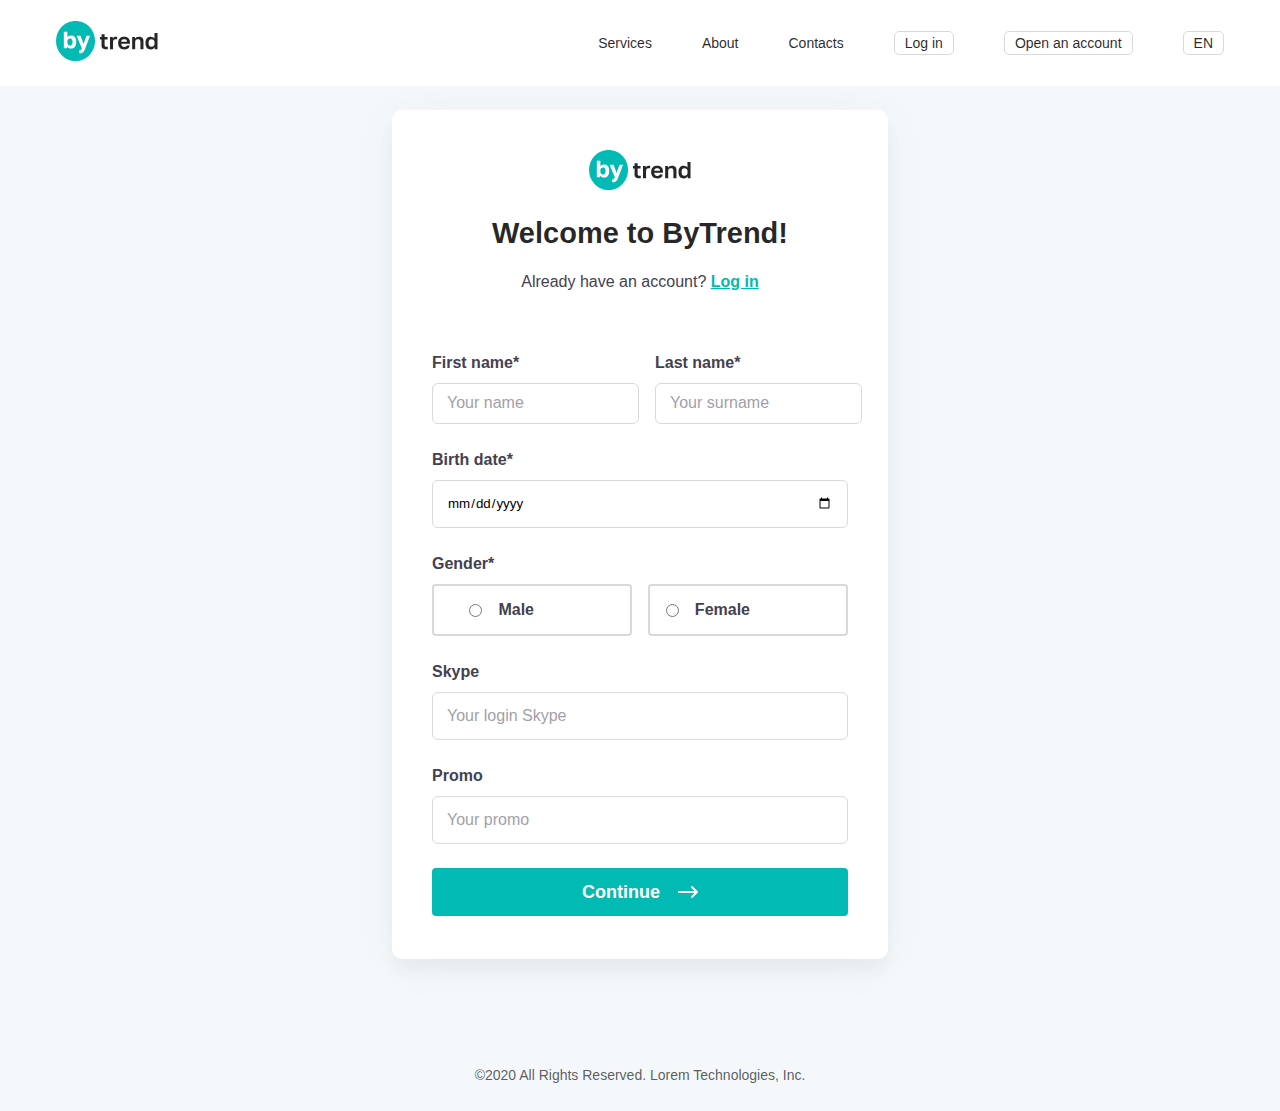
<file: index.html>
<!DOCTYPE html>
<html lang="en">

<head>
   <meta charset="UTF-8">
   <meta name="viewport" content="width=device-width, initial-scale=1.0">
   <title>Document</title>
   <link rel="stylesheet" href="./css/index.css">
</head>

<body>

   <nav class="navbar">
      <div class="container nav-container">
         <div class="nav-img">
            <img src="./images/main-logo.svg" alt="main-logo">
         </div>
         <ul class="nav-list">
            <li class="nav-link"><a href="">Services</a></li>
            <li class="nav-link"><a href="">About </a></li>
            <li class="nav-link"><a href="">Contacts</a></li>
            <li class="nav-link nav-btn"><a href="">Log in</a></li>
            <li class="nav-link nav-btn"><a href="">Open an account</a></li>
            <li class="nav-link nav-btn"><a href="">EN</a></li>
         </ul>

      </div>
   </nav>


   <main>
      <section class="container box-input">
         <div class="logo">
            <img src="./images/main-logo.svg" alt="logo">
         </div>
         <div class="content">
            <h1>Welcome to ByTrend!</h1>
            <p>Already have an account? <a href="">Log in</a></p>
         </div>
         <form action="#">
            <div class="person">
               <div class="name">
                  <label for="firstname">First name*</label>
                  <input type="text" id="firstname" placeholder="Your name" required>
               </div>
               <div class="surname">
                  <label for="surname">Last name*</label>
                  <input type="text" id="surname" placeholder="Your surname" required>
               </div>
            </div>
            <label class="birthday" for="data">Birth date*</label>
            <input type="date" id="data" required>

            <label for="gender" class="gender-label">Gender*</label>
            <div class="gender">
               <button class="male">
                  <label for="male">Male</label>
                  <input type="radio" name="gender" id="male" required>
               </button>

               <button class="female">
                  <label for="female">Female</label>
                  <input type="radio" name="gender" id="female" required>
               </button>
            </div>

            <label for="login" class="skype">Skype</label>
            <input type="password" name="login-password" id="login" placeholder="Your login Skype" required>

            <label for="promo" class="promo-label">Promo</label>
            <input type="text" id="promo" placeholder="Your promo" required>
            <button class="btn" type="submit"><a href="./pages/register.html">Continue</a> <img src="./images/Icon.svg"
                  alt="icon"></button>
         </form>
      </section>
   </main>

   <footer>
      <div class="container footer-container">
         <p>©2020 All Rights Reserved. Lorem Technologies, Inc.</p>
      </div>
   </footer>

</body>

</html>
</file>
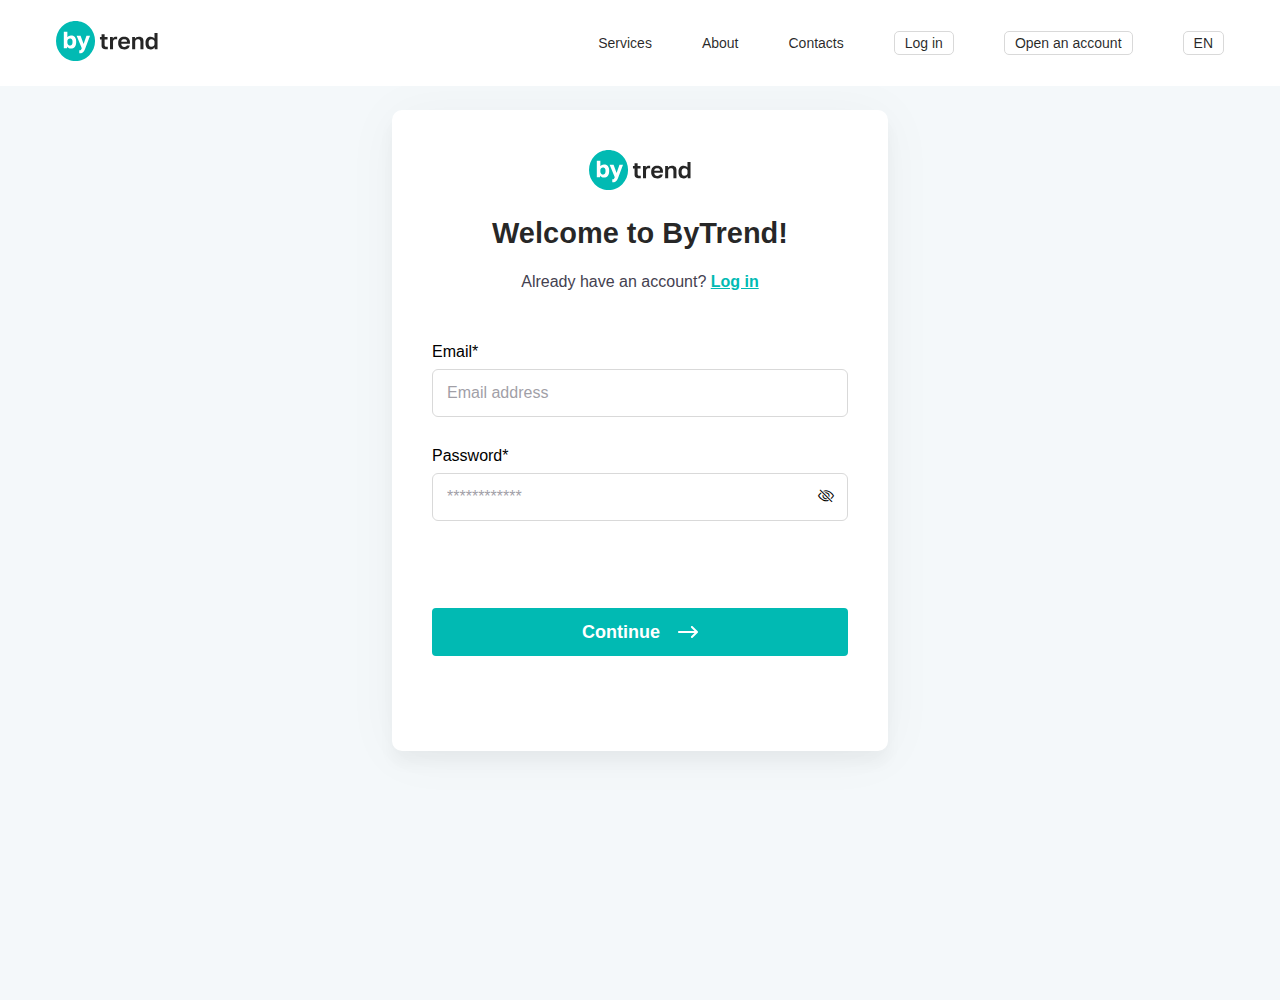
<file: pages/login.html>
<!DOCTYPE html>
<html lang="en">

<head>
   <meta charset="UTF-8">
   <meta name="viewport" content="width=device-width, initial-scale=1.0">
   <title>Document</title>
   <link rel="stylesheet" href="../css/login.css">
   <link rel="stylesheet" href="https://cdn.jsdelivr.net/npm/bootstrap-icons@1.3.0/font/bootstrap-icons.css" />
</head>

<body>
   <nav class="navbar">
      <div class="container nav-container">
         <div class="nav-img">
            <img src="../images/main-logo.svg" alt="main-logo">
         </div>
         <ul class="nav-list">
            <li class="nav-link"><a href="">Services</a></li>
            <li class="nav-link"><a href="">About </a></li>
            <li class="nav-link"><a href="">Contacts</a></li>
            <li class="nav-link nav-btn"><a href="">Log in</a></li>
            <li class="nav-link nav-btn"><a href="">Open an account</a></li>
            <li class="nav-link nav-btn"><a href="">EN</a></li>
         </ul>

      </div>
   </nav>


   <main>
      <section class="container box-input">
         <div class="logo">
            <img src="../images/main-logo.svg" alt="logo">
         </div>
         <div class="content">
            <h1>Welcome to ByTrend!</h1>
            <p>Already have an account? <a href="">Log in</a></p>
         </div>

         <form action="#">
            <label for="email">Email*</label>
            <input type="email" id="email" placeholder="Email address" required>


            <div>
               <label for="password" class="show">Password*</label>
               <div class="password-box">
                  <input type="password" name="password" id="password" placeholder="************" required />
                  <i class="bi bi-eye-slash" id="togglePassword"></i>
               </div>
            </div>

            <button class="btn" type="submit"><a href="../index.html">Continue</a> <img src="../images/Icon.svg"
                  alt="icon"></button>
         </form>
      </section>
   </main>

   <script src="../js/main.js"></script>
</body>

</html>
</file>
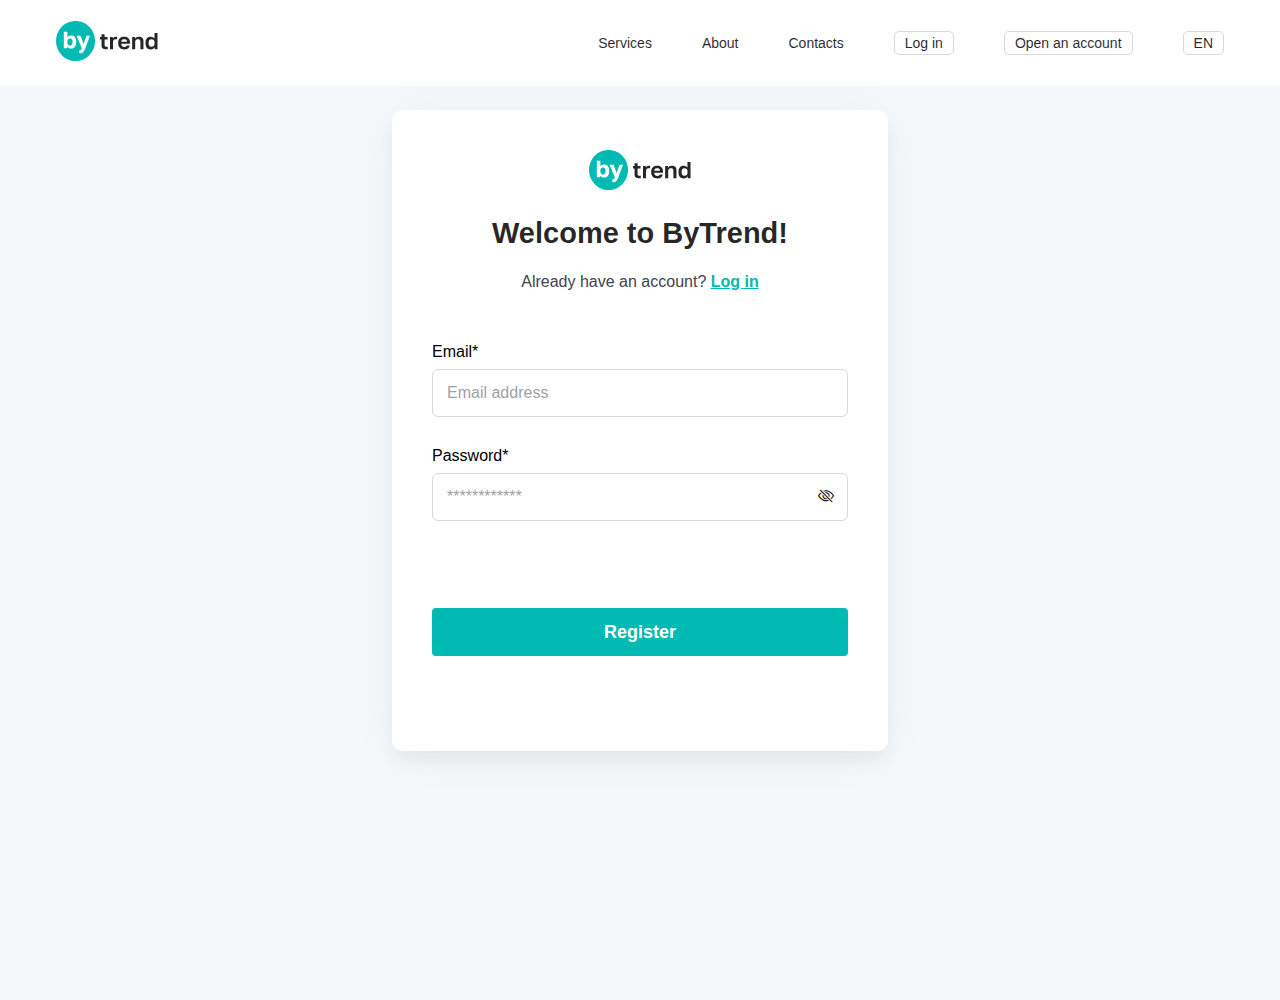
<file: pages/register.html>
<!DOCTYPE html>
<html lang="en">

<head>
   <meta charset="UTF-8">
   <meta name="viewport" content="width=device-width, initial-scale=1.0">
   <title>Document</title>
   <link rel="stylesheet" href="../css/register.css">
   <link rel="stylesheet" href="https://cdn.jsdelivr.net/npm/bootstrap-icons@1.3.0/font/bootstrap-icons.css" />
</head>

<body>
   <nav class="navbar">
      <div class="container nav-container">
         <div class="nav-img">
            <img src="../images/main-logo.svg" alt="main-logo">
         </div>
         <ul class="nav-list">
            <li class="nav-link"><a href="">Services</a></li>
            <li class="nav-link"><a href="">About </a></li>
            <li class="nav-link"><a href="">Contacts</a></li>
            <li class="nav-link nav-btn"><a href="">Log in</a></li>
            <li class="nav-link nav-btn"><a href="">Open an account</a></li>
            <li class="nav-link nav-btn"><a href="">EN</a></li>
         </ul>

      </div>
   </nav>


   <main>
      <section class="container box-input">
         <div class="logo">
            <img src="../images/main-logo.svg" alt="logo">
         </div>
         <div class="content">
            <h1>Welcome to ByTrend!</h1>
            <p>Already have an account? <a href="">Log in</a></p>
         </div>

         <form action="#">
            <label for="email">Email*</label>
            <input type="email" id="email" placeholder="Email address" required>


            <div>
               <label for="password" class="show">Password*</label>
               <div class="password-box">
                  <input type="password" name="password" id="password" placeholder="************" required />
                  <i class="bi bi-eye-slash" id="togglePassword"></i>
               </div>
            </div>

            <button class="btn" type="submit"><a href="../pages/login.html">Register</a></button>
         </form>
      </section>
   </main>

   <script src="../js/main.js"></script>


</body>

</html>
</file>
<file: css/index.css>
@import url("https://fonts.cdnfonts.com/css/segoe-ui-4");

* {
  margin: 0;
  padding: 0;
  box-sizing: border-box;
  font-family: "Lucida Sans", "Lucida Sans Regular", "Lucida Grande",
    "Lucida Sans Unicode", Geneva, Verdana, sans-serif;
}
a {
  text-decoration: none;
}
.container {
  max-width: calc(1366px - 2 * 99px);
  margin: 0 auto;
}
.navbar {
  position: fixed;
  width: 100%;
  z-index: 1;
  background-color: #ffffff;
}
.nav-container {
  display: flex;
  justify-content: space-between;
  align-items: center;
  padding: 21px 0;
}
.nav-list {
  list-style: none;
  display: flex;
  align-items: center;
  gap: 50px;
}
.nav-list a {
  font-style: normal;
  font-weight: 400;
  font-size: 14px;
  line-height: 14px;
  color: rgba(0, 0, 0, 0.85);
}
.nav-btn {
  padding: 2px 10px;
  border: 1px solid #d9d9d9;
  border-radius: 5px;
}

/* Navbar qismi tugadi */

/* Main qismining section 1 boshlandi */
main {
  padding-top: 86px;
  background-color: #f4f8fa;
  width: 100%;
  height: 1000px;
}
.box-input {
  margin-top: 24px;
  padding: 40px;
  width: 496px;
  height: 849px;
  background-color: #ffffff;
  box-shadow: 0px 12px 16px rgba(0, 0, 0, 0.04),
    0px 4px 56px rgba(0, 0, 0, 0.04);
  border-radius: 10px;
}
.logo {
  display: flex;
  justify-content: center;
}
.content {
  text-align: center;
}
.content h1 {
  margin-top: 24px;
  font-weight: 700;
  font-size: 29px;
  line-height: 39px;
  color: rgba(0, 0, 0, 0.85);
}
.content p {
  margin-top: 16px;
  font-weight: 400;
  font-size: 16px;
  line-height: 26px;
  color: #444150;
}
.content p > a {
  font-weight: 600;
  font-size: 16px;
  line-height: 26px;
  color: #01bab3;
  text-decoration: underline;
}
input {
  outline: none;
}
.person {
  margin-top: 56px;
  display: flex;
  gap: 16px;
}
form label {
  display: block;
  font-style: normal;
  font-weight: 600;
  font-size: 16px;
  line-height: 24px;
  /* identical to box height, or 150% */

  color: #444150;
}
#firstname {
  margin-top: 8px;
  padding: 12px 14px;
  border-radius: 6px;
  background: #ffffff;
  border: 1px solid #d9d9d9;
  border-radius: 6px;
}
#firstname::placeholder {
  font-weight: 400;
  font-size: 16px;
  line-height: 24px;
  /* identical to box height, or 150% */

  color: #444150;

  opacity: 0.5;
}
#surname {
  margin-top: 8px;
  padding: 12px 14px;
  border-radius: 6px;
  background: #ffffff;
  border: 1px solid #d9d9d9;
  border-radius: 6px;
}
#surname::placeholder {
  font-weight: 400;
  font-size: 16px;
  line-height: 24px;
  /* identical to box height, or 150% */

  color: #444150;

  opacity: 0.5;
}
.birthday {
  margin-top: 24px;
}
#data {
  margin-top: 8px;
  width: 100%;
  height: 48px;
  padding: 12px 14px;
  background: #ffffff;
  border: 1px solid #d9d9d9;
  border-radius: 6px;
}
.gender {
  display: flex;
  gap: 16px;
}
.male {
  display: flex;
  align-items: center;
  gap: 16px;
  flex-direction: row-reverse;
}
.female {
  display: flex;
  align-items: center;
  gap: 16px;
  flex-direction: row-reverse;
}
.gender button {
  padding-top: 12px;
  padding-bottom: 12px;
  padding-left: 14px;
  padding-right: 96px;
  width: 100%;
  background: #ffffff;
  border: 2px solid #d9d9d9;
  border-radius: 4px;
}
.gender button:hover {
  background: #ffffff;
  /* #01BAB3 */

  border: 2px solid #01bab3;
  border-radius: 4px;
}
.gender-label {
  margin-top: 24px;
}
.gender {
  margin-top: 8px;
}
.skype {
  margin-top: 24px;
  margin-bottom: 8px;
}
#login {
  width: 100%;
  height: 48px;
  padding: 12px 14px;
  background: #ffffff;
  border: 1px solid #d9d9d9;
  border-radius: 6px;
}
#login::placeholder {
  font-weight: 400;
  font-size: 16px;
  line-height: 24px;
  /* identical to box height, or 150% */
  color: #444150;
  opacity: 0.5;
}
.promo-label {
  margin-top: 24px;
  margin-bottom: 8px;
}
#promo {
  padding: 12px 14px;
  width: 100%;
  height: 48px;
  background: #ffffff;
  border: 1px solid #d9d9d9;
  border-radius: 6px;
}
#promo::placeholder {
  font-weight: 400;
  font-size: 16px;
  line-height: 24px;
  /* identical to box height, or 150% */

  color: #444150;

  opacity: 0.5;
}
.btn {
  margin-top: 24px;
  width: 100%;
  height: 48px;

  display: flex;
  align-items: center;
  justify-content: center;
  gap: 18px;

  background: #01bab3;
  border-radius: 4px;
  border: 2px solid #01bab3;
}
.btn a {
  font-weight: 600;
  font-size: 18px;
  line-height: 24px;
  color: #ffffff;
}
footer {
  background-color: #f4f8fa;
}
.footer-container p {
  padding-top: 64px;
  padding-bottom: 25px;
  text-align: center;
  font-weight: 400;
  font-size: 14px;
  line-height: 22px;
  /* identical to box height, or 157% */

  text-align: center;

  color: rgba(0, 0, 0, 0.65);
}
</file>
<file: css/login.css>
@import url("https://fonts.cdnfonts.com/css/segoe-ui-4");

* {
  margin: 0;
  padding: 0;
  box-sizing: border-box;
  font-family: "Lucida Sans", "Lucida Sans Regular", "Lucida Grande",
    "Lucida Sans Unicode", Geneva, Verdana, sans-serif;
}
a {
  text-decoration: none;
}
.container {
  max-width: calc(1366px - 2 * 99px);
  margin: 0 auto;
}
.navbar {
  position: fixed;
  width: 100%;
  z-index: 1;
  background-color: #ffffff;
}
.nav-container {
  display: flex;
  justify-content: space-between;
  align-items: center;
  padding: 21px 0;
}
.nav-list {
  list-style: none;
  display: flex;
  align-items: center;
  gap: 50px;
}
.nav-list a {
  font-style: normal;
  font-weight: 400;
  font-size: 14px;
  line-height: 14px;
  color: rgba(0, 0, 0, 0.85);
}
.nav-btn {
  padding: 2px 10px;
  border: 1px solid #d9d9d9;
  border-radius: 5px;
}

/* Navbar qismi tugadi */

/* Main qismining section 1 boshlandi */
main {
  padding-top: 86px;
  background-color: #f4f8fa;
  width: 100%;
  height: 1000px;
}
.box-input {
  margin-top: 24px;
  padding: 40px;
  width: 496px;
  height: 641px;
  background-color: #ffffff;
  box-shadow: 0px 12px 16px rgba(0, 0, 0, 0.04),
    0px 4px 56px rgba(0, 0, 0, 0.04);
  border-radius: 10px;
}
.logo {
  display: flex;
  justify-content: center;
}
.content {
  text-align: center;
}
.content h1 {
  margin-top: 24px;
  font-weight: 700;
  font-size: 29px;
  line-height: 39px;
  color: rgba(0, 0, 0, 0.85);
}
.content p {
  margin-top: 16px;
  font-weight: 400;
  font-size: 16px;
  line-height: 26px;
  color: #444150;
}
.content p > a {
  font-weight: 600;
  font-size: 16px;
  line-height: 26px;
  color: #01bab3;
  text-decoration: underline;
}
input {
  outline: none;
}
form {
  margin-top: 48px;
}
label {
  display: block;
}
#email {
  padding: 12px 14px;
  margin-top: 8px;
  width: 100%;
  height: 48px;
  background: #ffffff;
  border: 1px solid #d9d9d9;
  border-radius: 6px;
}
#email::placeholder {
  font-weight: 400;
  font-size: 16px;
  line-height: 24px;
  /* identical to box height, or 150% */

  color: #444150;

  opacity: 0.5;
}
.uniqeu {
  margin-top: 30px;
}
#password {
  padding: 12px 14px;
  margin-top: 8px;
  width: 100%;
  height: 48px;
  background: #ffffff;
  border: 1px solid #d9d9d9;
  border-radius: 6px;
}
#password::placeholder {
  font-weight: 400;
  font-size: 16px;
  line-height: 24px;
  /* identical to box height, or 150% */

  color: #444150;

  opacity: 0.5;
}
.show {
  margin-top: 30px;
}
.password-box {
  position: relative;
}

#togglePassword {
  position: absolute;
  right: 14px;
  top: 23px;
}
.btn {
  margin-top: 87.23px;
  width: 100%;
  height: 48px;

  display: flex;
  align-items: center;
  justify-content: center;
  gap: 18px;

  background: #01bab3;
  border-radius: 4px;
  border: 2px solid #01bab3;
}
.btn a {
  font-weight: 600;
  font-size: 18px;
  line-height: 24px;
  color: #ffffff;
}
</file>
<file: css/register.css>
@import url("https://fonts.cdnfonts.com/css/segoe-ui-4");

* {
  margin: 0;
  padding: 0;
  box-sizing: border-box;
  font-family: "Lucida Sans", "Lucida Sans Regular", "Lucida Grande",
    "Lucida Sans Unicode", Geneva, Verdana, sans-serif;
}
a {
  text-decoration: none;
}
.container {
  max-width: calc(1366px - 2 * 99px);
  margin: 0 auto;
}
.navbar {
  position: fixed;
  width: 100%;
  z-index: 1;
  background-color: #ffffff;
}
.nav-container {
  display: flex;
  justify-content: space-between;
  align-items: center;
  padding: 21px 0;
}
.nav-list {
  list-style: none;
  display: flex;
  align-items: center;
  gap: 50px;
}
.nav-list a {
  font-style: normal;
  font-weight: 400;
  font-size: 14px;
  line-height: 14px;
  color: rgba(0, 0, 0, 0.85);
}
.nav-btn {
  padding: 2px 10px;
  border: 1px solid #d9d9d9;
  border-radius: 5px;
}

/* Main qismining section 1 boshlandi */
main {
  padding-top: 86px;
  background-color: #f4f8fa;
  width: 100%;
  height: 1000px;
}
.box-input {
  margin-top: 24px;
  padding: 40px;
  width: 496px;
  height: 641px;
  background-color: #ffffff;
  box-shadow: 0px 12px 16px rgba(0, 0, 0, 0.04),
    0px 4px 56px rgba(0, 0, 0, 0.04);
  border-radius: 10px;
}
.logo {
  display: flex;
  justify-content: center;
}
.content {
  text-align: center;
}
.content h1 {
  margin-top: 24px;
  font-weight: 700;
  font-size: 29px;
  line-height: 39px;
  color: rgba(0, 0, 0, 0.85);
}
.content p {
  margin-top: 16px;
  font-weight: 400;
  font-size: 16px;
  line-height: 26px;
  color: #444150;
}
.content p > a {
  font-weight: 600;
  font-size: 16px;
  line-height: 26px;
  color: #01bab3;
  text-decoration: underline;
}
input {
  outline: none;
}
form {
  margin-top: 48px;
}
label {
  display: block;
}
#email {
  padding: 12px 14px;
  margin-top: 8px;
  width: 100%;
  height: 48px;
  background: #ffffff;
  border: 1px solid #d9d9d9;
  border-radius: 6px;
}
#email::placeholder {
  font-weight: 400;
  font-size: 16px;
  line-height: 24px;
  /* identical to box height, or 150% */

  color: #444150;

  opacity: 0.5;
}
.uniqeu {
  margin-top: 30px;
}
#password {
  padding: 12px 14px;
  margin-top: 8px;
  width: 100%;
  height: 48px;
  background: #ffffff;
  border: 1px solid #d9d9d9;
  border-radius: 6px;
}
#password::placeholder {
  font-weight: 400;
  font-size: 16px;
  line-height: 24px;
  /* identical to box height, or 150% */

  color: #444150;

  opacity: 0.5;
}
.show {
  margin-top: 30px;
}
.password-box {
  position: relative;
}

#togglePassword {
  position: absolute;
  right: 14px;
  top: 23px;
}
.btn {
  margin-top: 87.23px;
  width: 100%;
  height: 48px;

  display: flex;
  align-items: center;
  justify-content: center;
  gap: 18px;

  background: #01bab3;
  border-radius: 4px;
  border: 2px solid #01bab3;
}
.btn {
  cursor: pointer;
  font-weight: 600;
  font-size: 18px;
  line-height: 24px;
  color: #ffffff;
}
.btn a {
  color: #ffffff;
}
</file>
